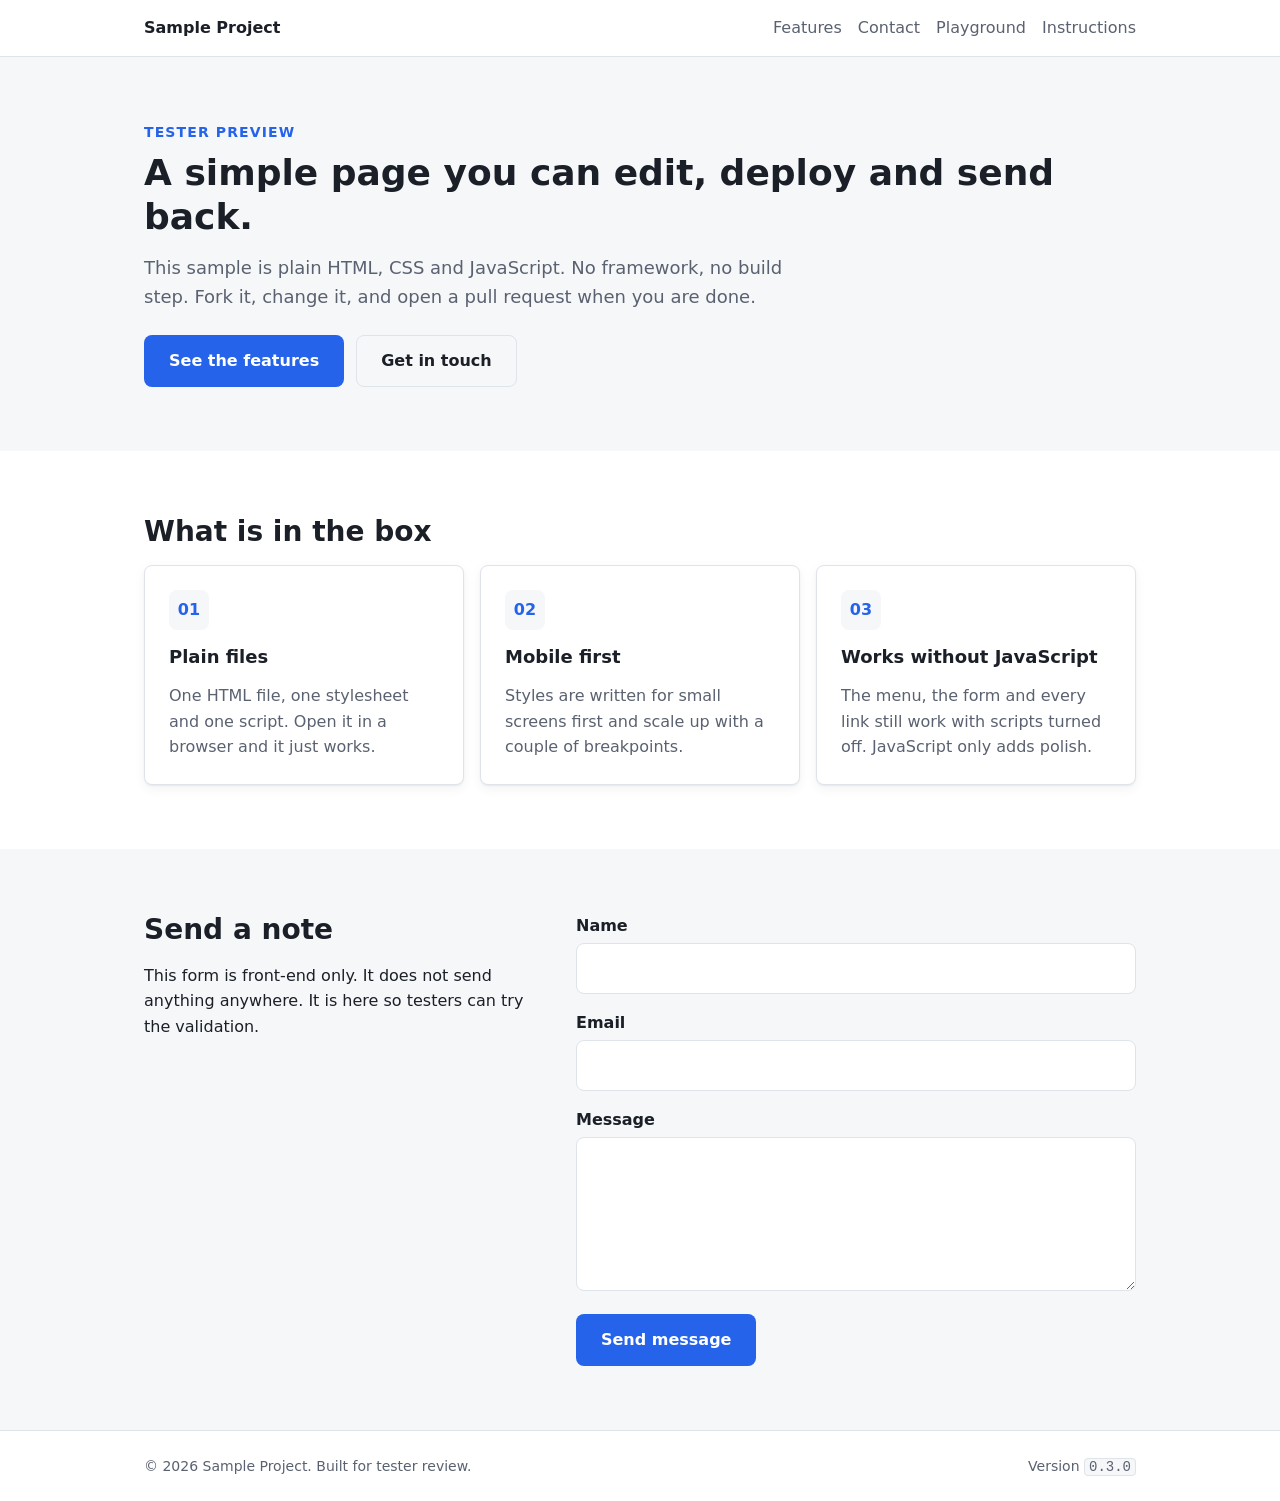
<file: index.html>
<!DOCTYPE html>
<html lang="en" data-version="0.3.0">
<head>
  <meta charset="UTF-8">
  <meta name="viewport" content="width=device-width, initial-scale=1">
  <title>Sample Project</title>
  <meta name="description" content="A plain HTML, CSS and JavaScript sample page for tester review.">
  <link rel="icon" href="data:image/svg+xml,%3Csvg xmlns='http://www.w3.org/2000/svg' viewBox='0 0 32 32'%3E%3Crect width='32' height='32' rx='6' fill='%232563eb'/%3E%3Ctext x='16' y='22' font-family='sans-serif' font-size='18' font-weight='700' text-anchor='middle' fill='white'%3ES%3C/text%3E%3C/svg%3E">
  <link rel="stylesheet" href="assets/css/styles.css">
</head>
<body>
  <a class="skip-link" href="#main">Skip to main content</a>

  <header class="site-header">
    <div class="container site-header__inner">
      <a class="brand" href="#top" aria-label="Sample Project home">Sample Project</a>
      <button class="nav-toggle" type="button" aria-expanded="false" aria-controls="site-nav" hidden>
        <span class="nav-toggle__bar" aria-hidden="true"></span>
        <span class="visually-hidden">Menu</span>
      </button>
      <nav id="site-nav" class="site-nav" aria-label="Primary">
        <ul>
          <li><a href="#features">Features</a></li>
          <li><a href="#contact">Contact</a></li>
          <li><a href="/playground">Playground</a></li>
          <li><a href="/instructions">Instructions</a></li>
        </ul>
      </nav>
    </div>
  </header>

  <main id="main">
    <section class="hero" id="top">
      <div class="container">
        <p class="eyebrow">Tester preview</p>
        <h1>A simple page you can edit, deploy and send back.</h1>
        <p class="lead">This sample is plain HTML, CSS and JavaScript. No framework, no build step. Fork it, change it, and open a pull request when you are done.</p>
        <div class="hero__actions">
          <a class="button button--primary" href="#features">See the features</a>
          <a class="button button--ghost" href="#contact">Get in touch</a>
        </div>
      </div>
    </section>

    <section class="features" id="features" aria-labelledby="features-heading">
      <div class="container">
        <h2 id="features-heading">What is in the box</h2>
        <div class="card-grid">
          <article class="card">
            <div class="card__icon" aria-hidden="true">01</div>
            <h3>Plain files</h3>
            <p>One HTML file, one stylesheet and one script. Open it in a browser and it just works.</p>
          </article>
          <article class="card">
            <div class="card__icon" aria-hidden="true">02</div>
            <h3>Mobile first</h3>
            <p>Styles are written for small screens first and scale up with a couple of breakpoints.</p>
          </article>
          <article class="card">
            <div class="card__icon" aria-hidden="true">03</div>
            <h3>Works without JavaScript</h3>
            <p>The menu, the form and every link still work with scripts turned off. JavaScript only adds polish.</p>
          </article>
        </div>
      </div>
    </section>

    <section class="contact" id="contact" aria-labelledby="contact-heading">
      <div class="container contact__inner">
        <div class="contact__intro">
          <h2 id="contact-heading">Send a note</h2>
          <p>This form is front-end only. It does not send anything anywhere. It is here so testers can try the validation.</p>
        </div>
        <form class="form" action="#contact" method="get" novalidate>
          <div class="form__field">
            <label for="name">Name</label>
            <input id="name" name="name" type="text" autocomplete="name" required>
            <p class="form__error" id="name-error" aria-live="polite"></p>
          </div>
          <div class="form__field">
            <label for="email">Email</label>
            <input id="email" name="email" type="email" autocomplete="email" required>
            <p class="form__error" id="email-error" aria-live="polite"></p>
          </div>
          <div class="form__field">
            <label for="message">Message</label>
            <textarea id="message" name="message" rows="5" required></textarea>
            <p class="form__error" id="message-error" aria-live="polite"></p>
          </div>
          <button class="button button--primary" type="submit">Send message</button>
          <p class="form__status" role="status" aria-live="polite"></p>
        </form>
      </div>
    </section>
  </main>

  <footer class="site-footer">
    <div class="container site-footer__inner">
      <p>&copy; 2026 Sample Project. Built for tester review.</p>
      <p class="version">Version <span class="version__number">0.3.0</span></p>
    </div>
  </footer>

  <script src="assets/js/main.js" defer></script>
</body>
</html>
</file>
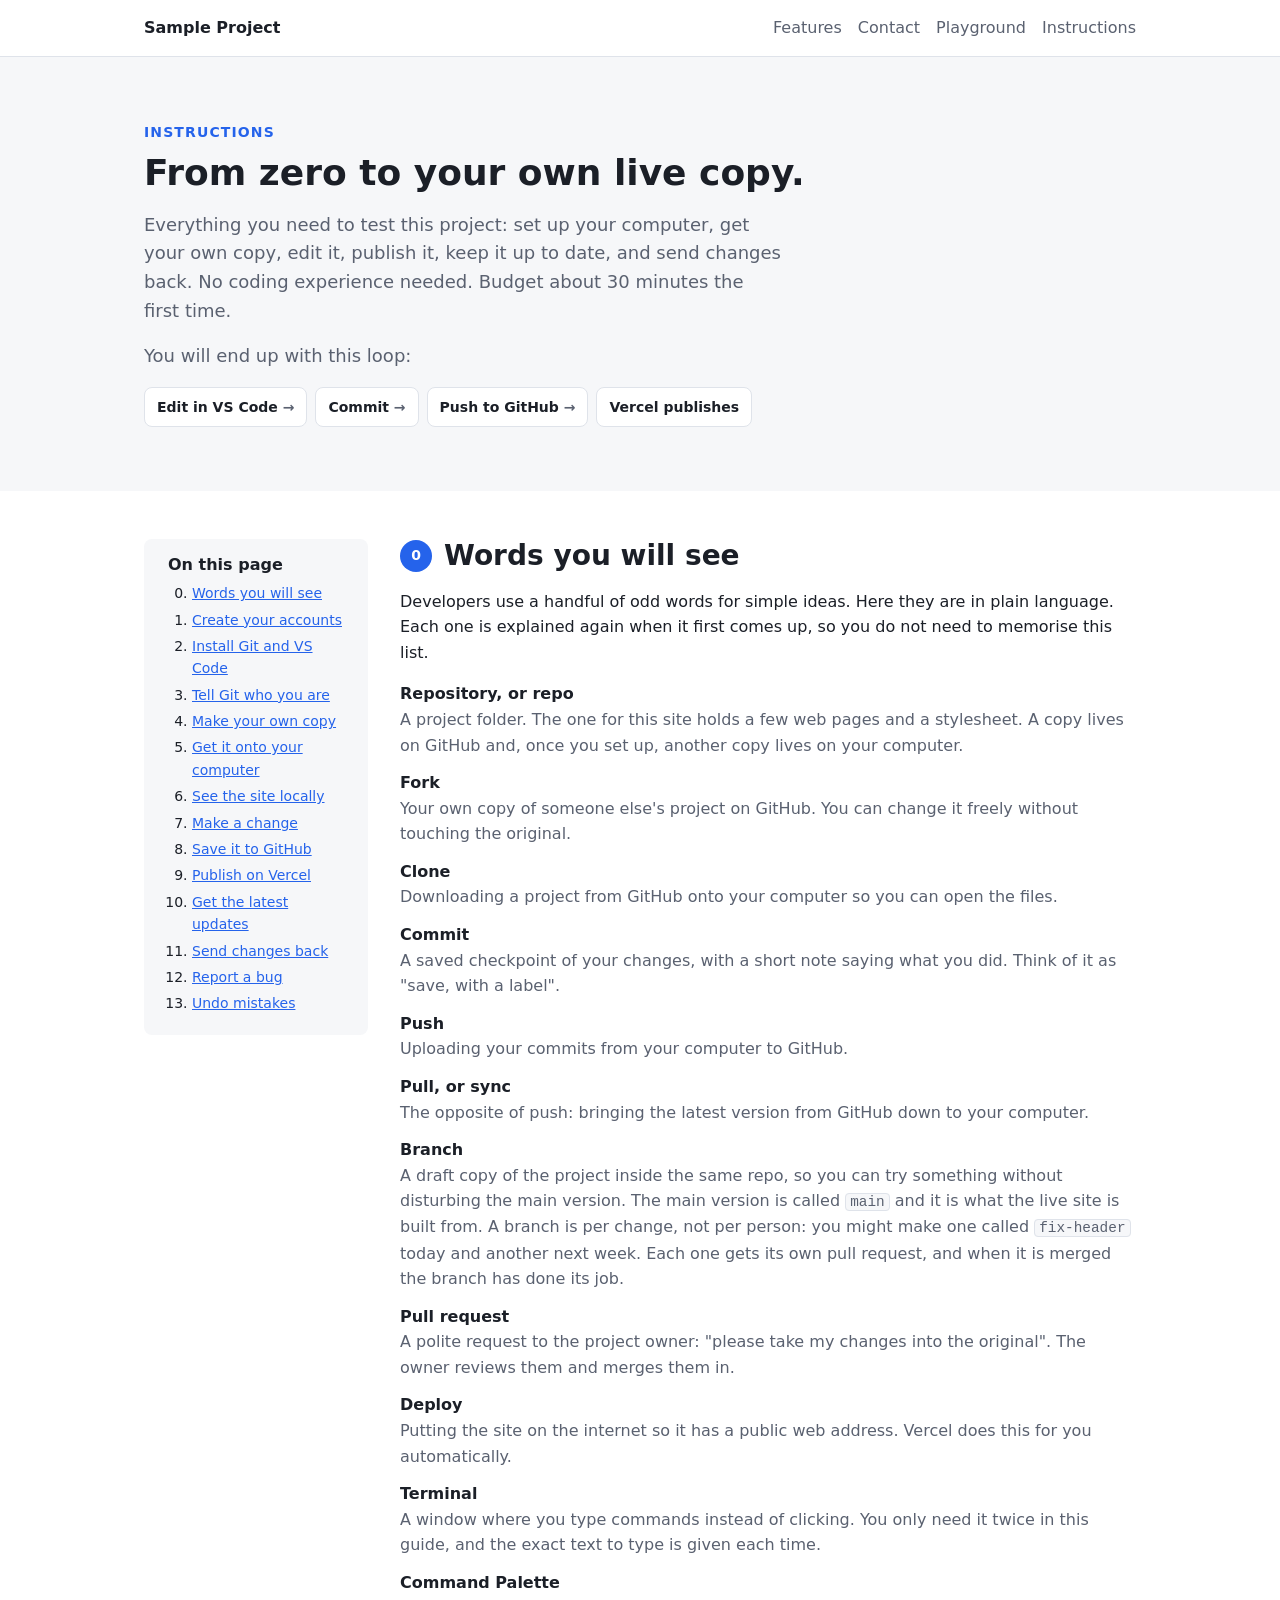
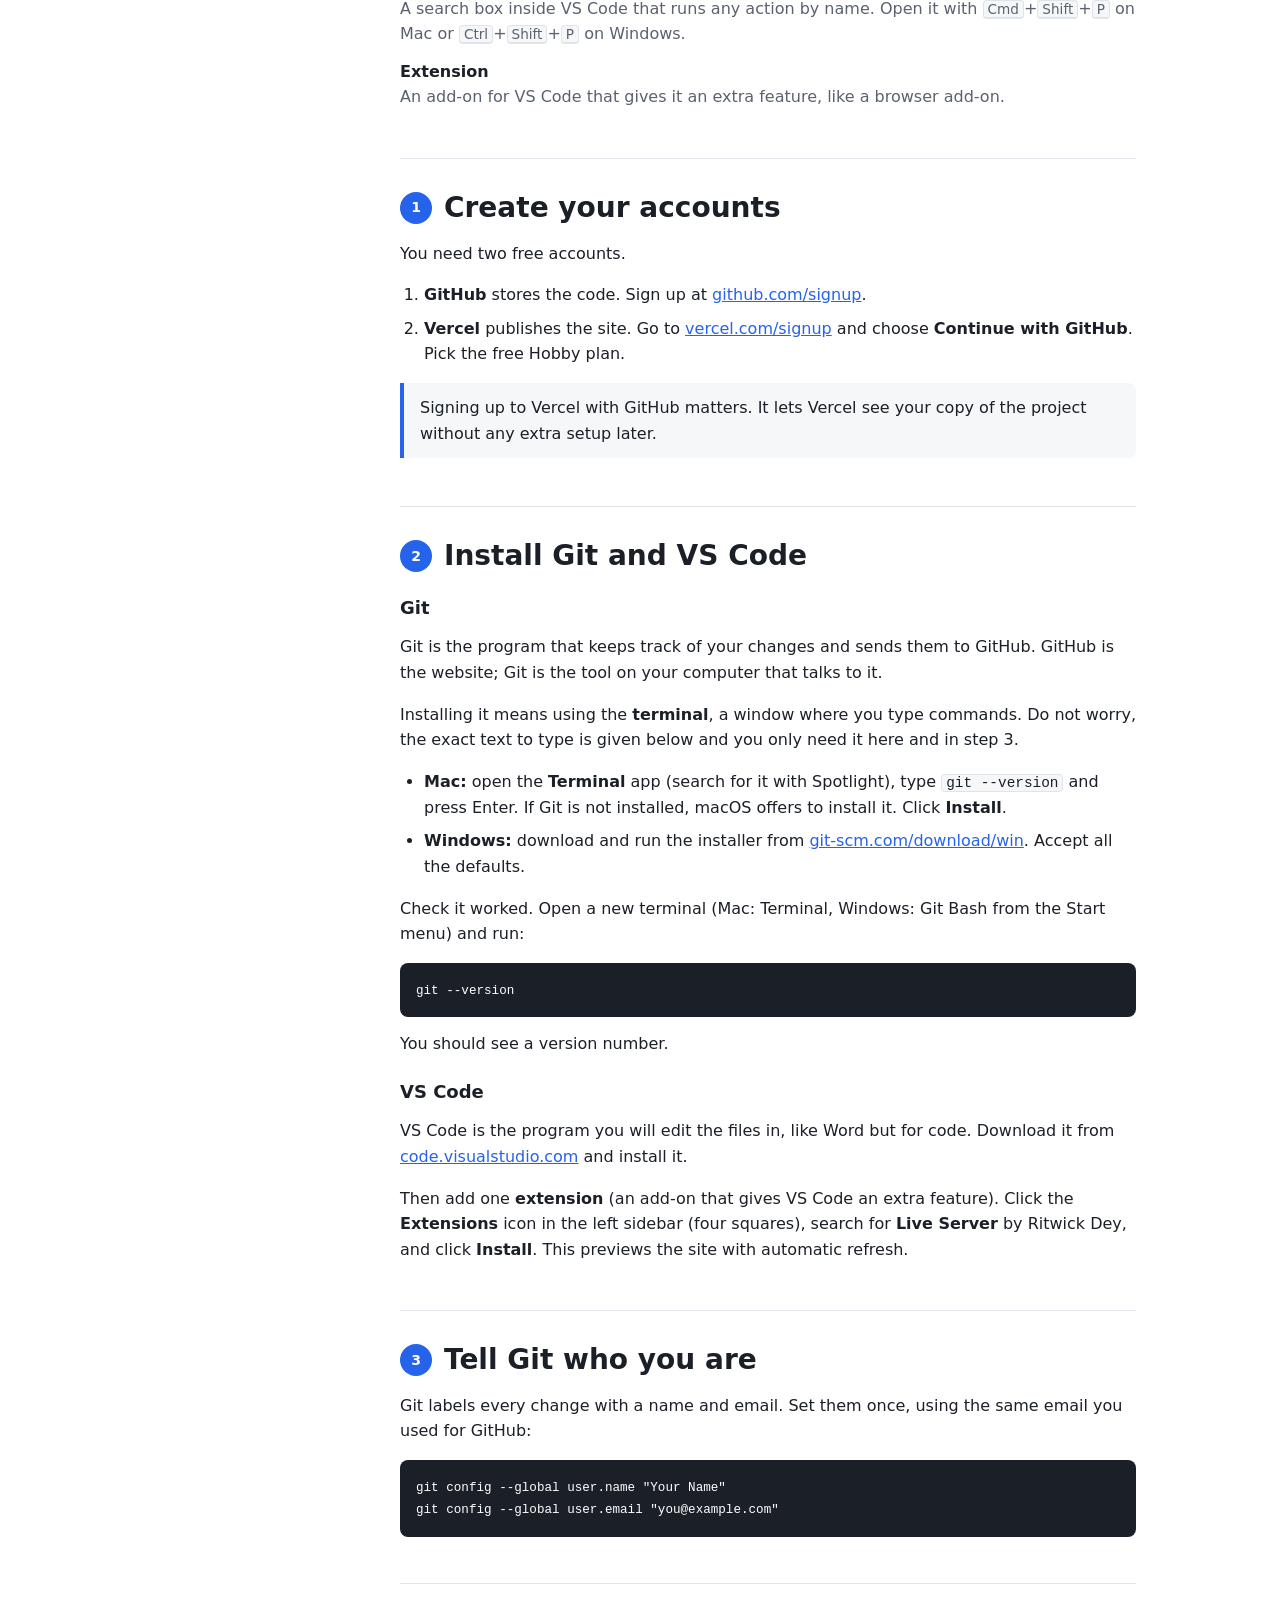
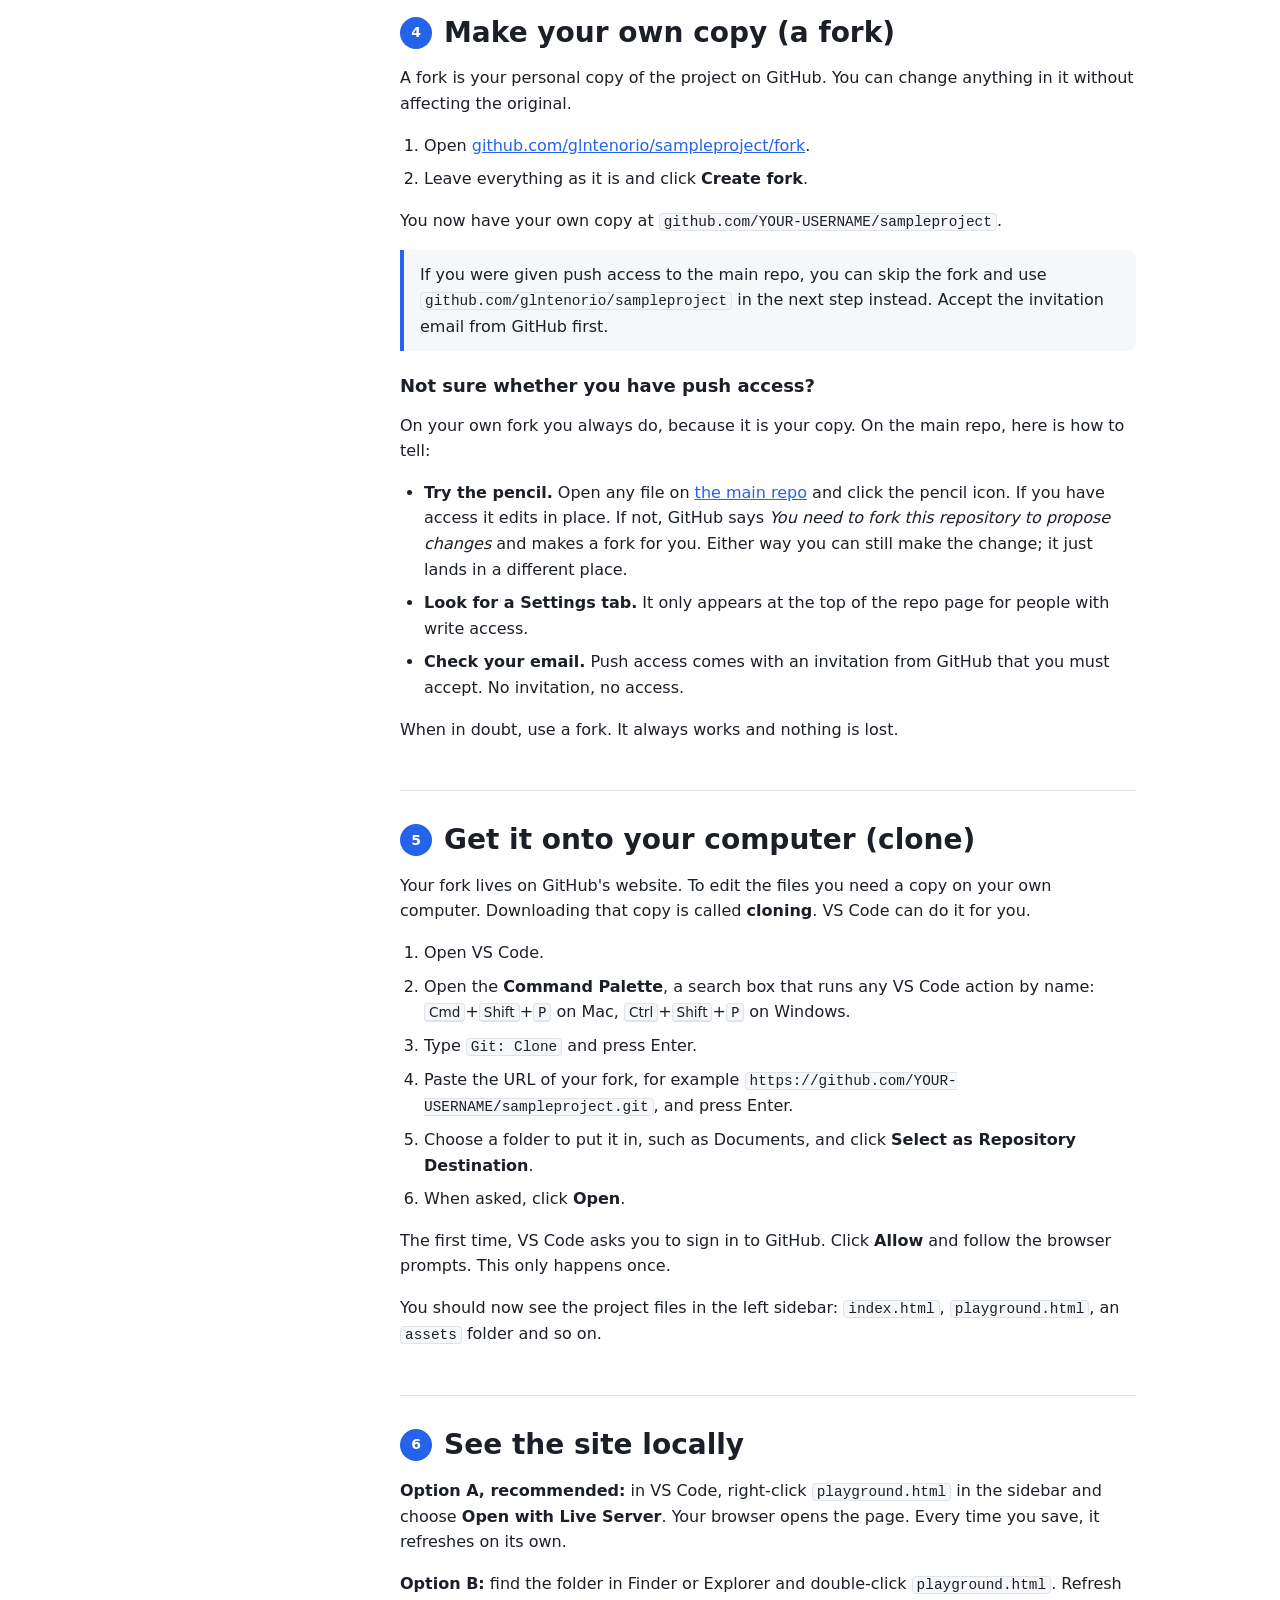
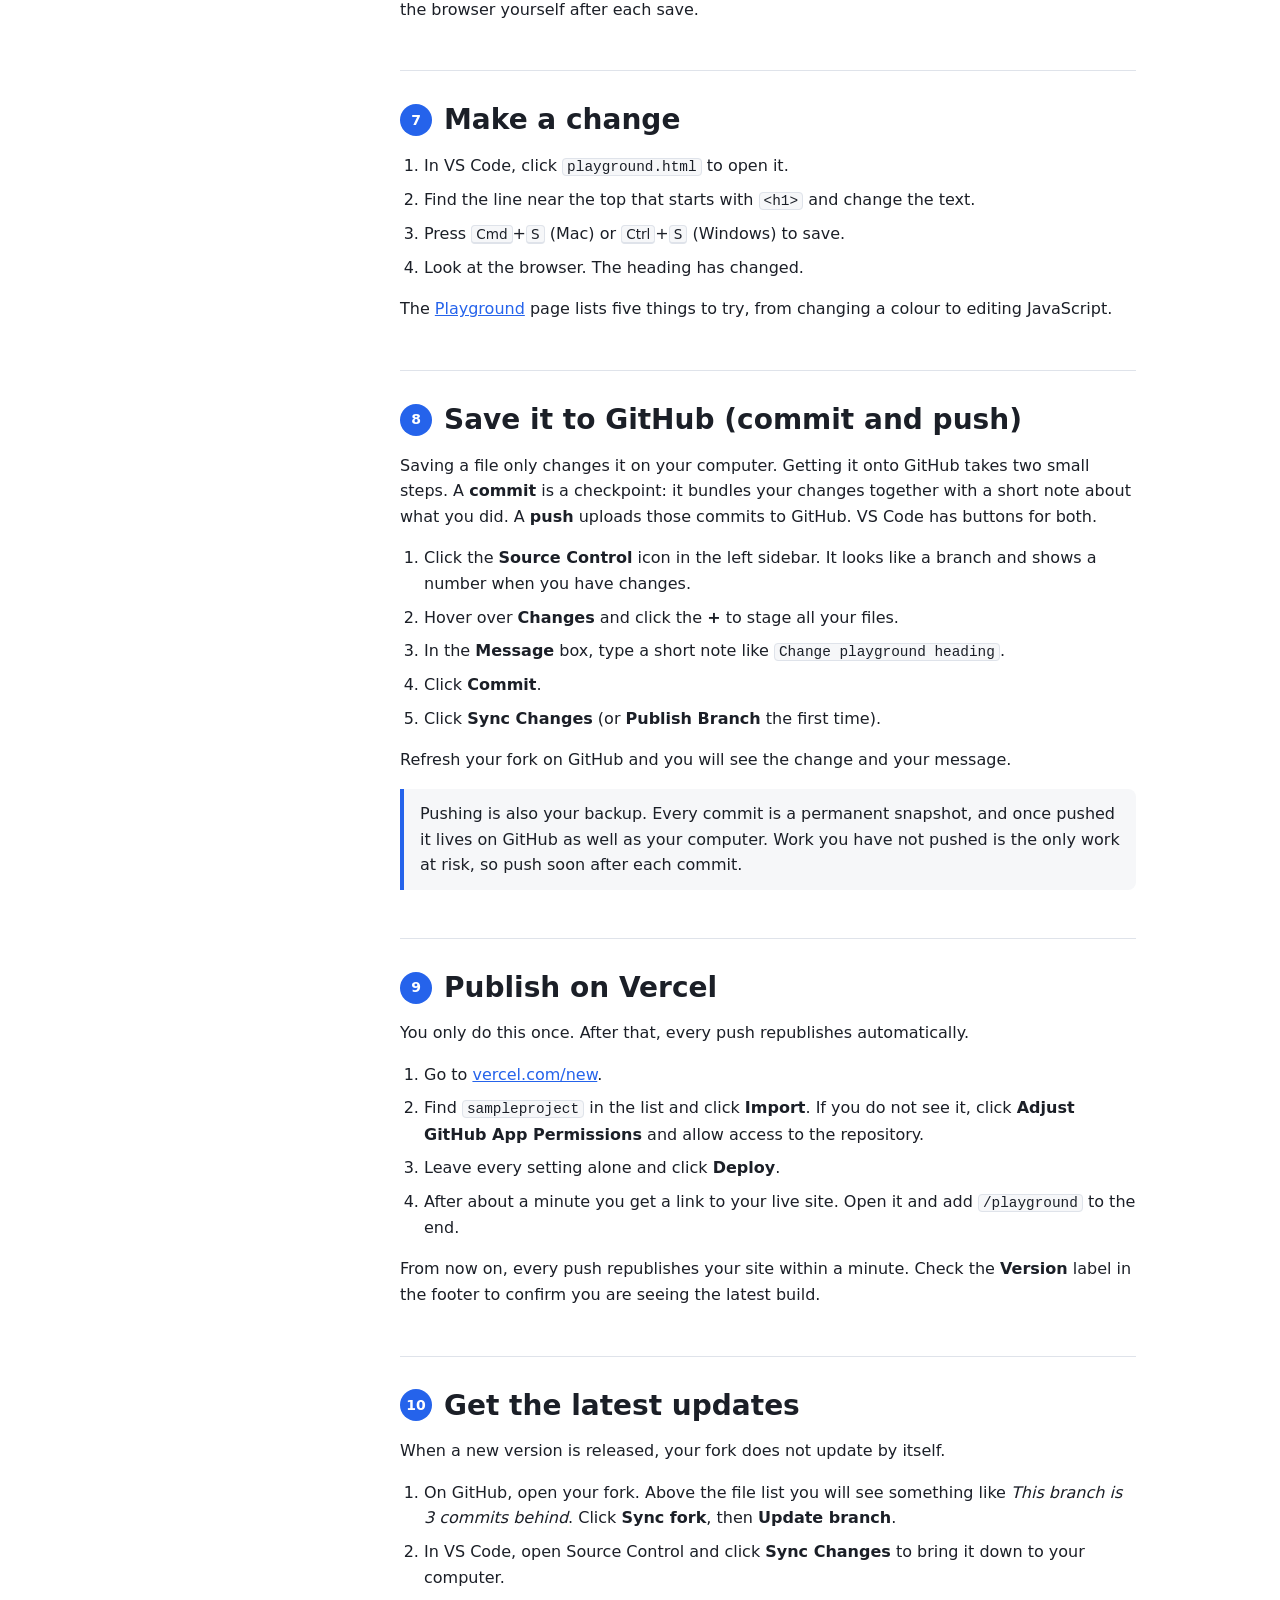
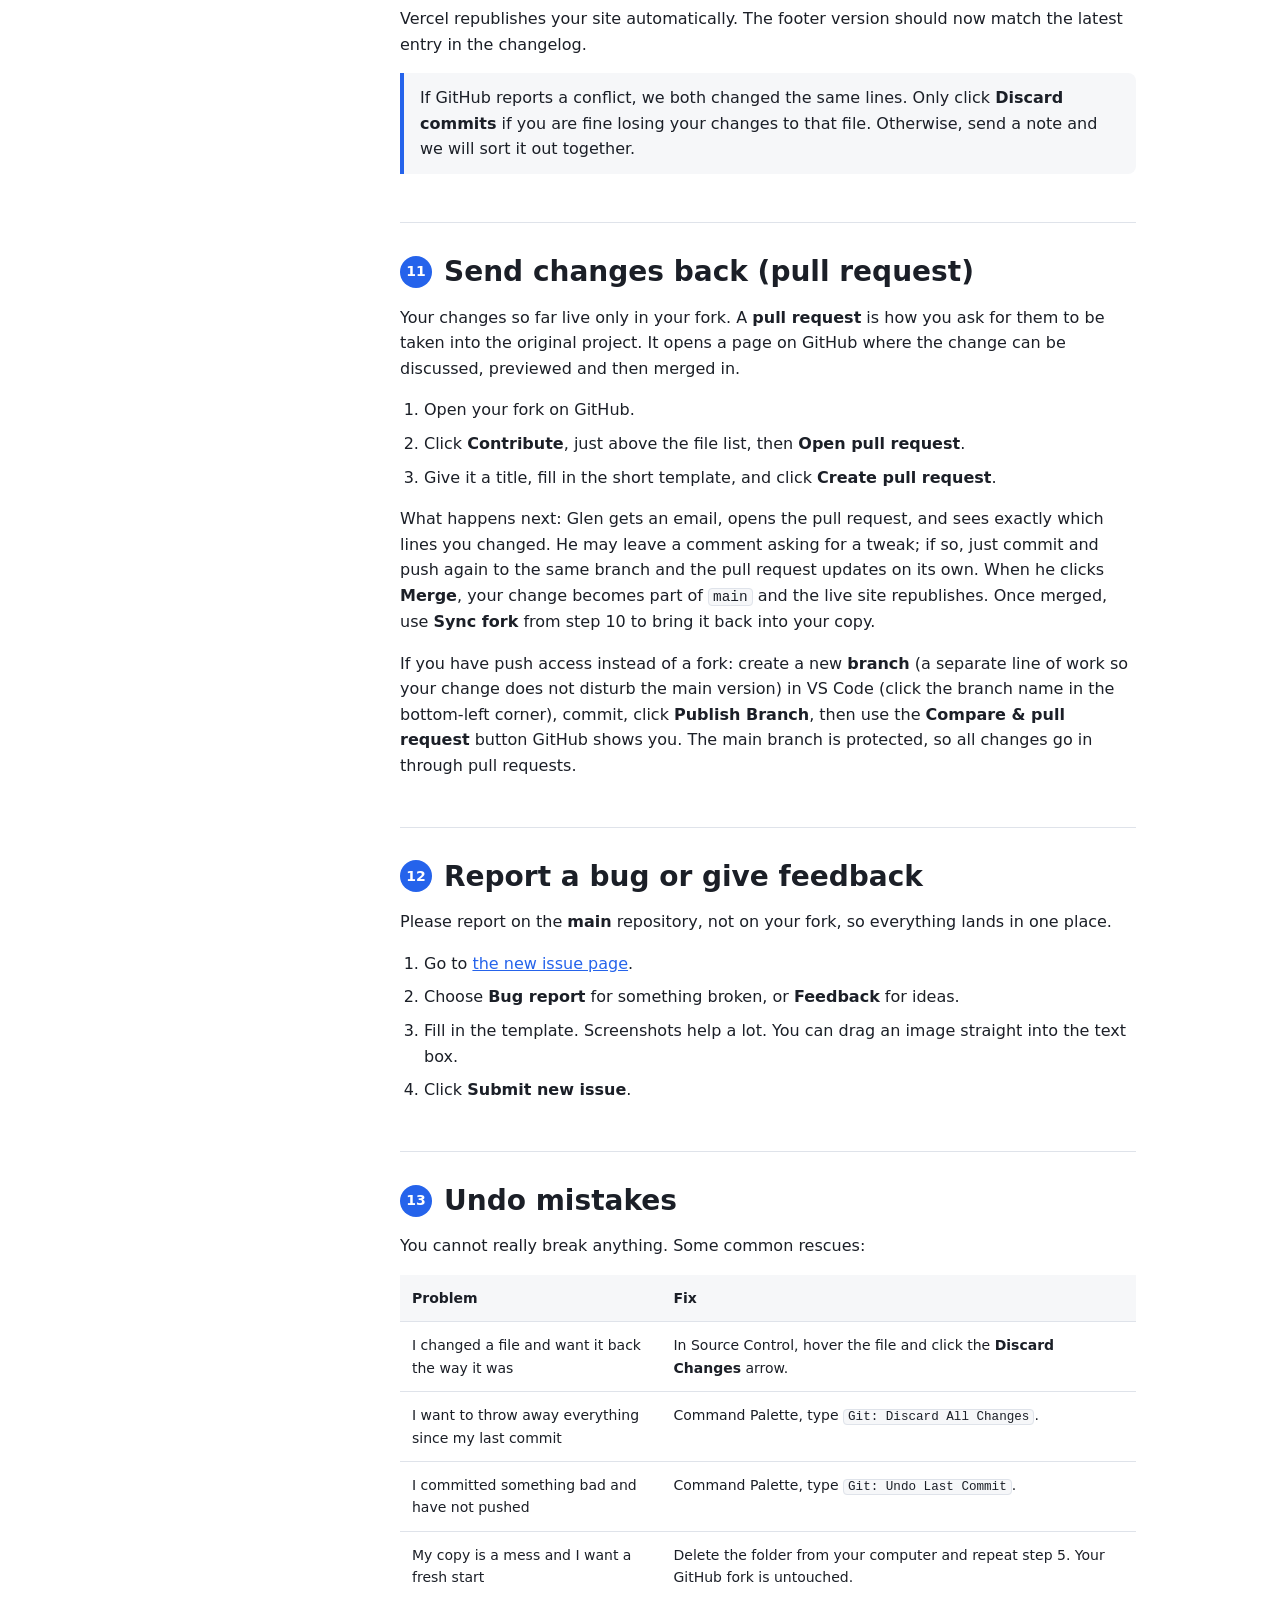
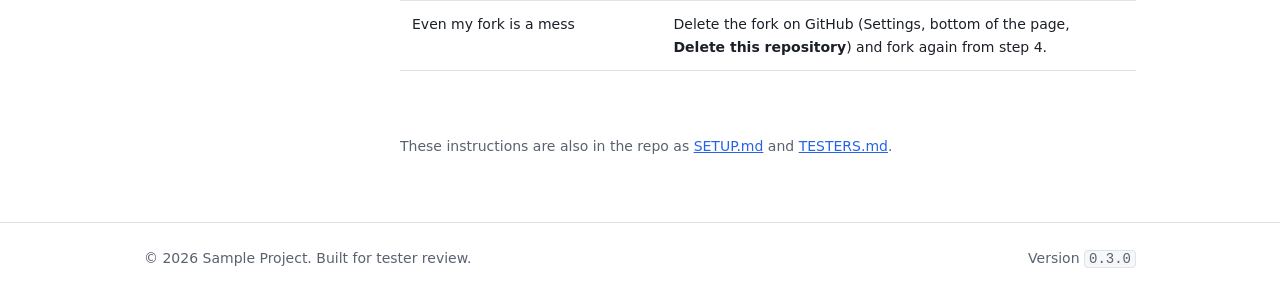
<file: instructions.html>
<!DOCTYPE html>
<html lang="en" data-version="0.3.0">
<head>
  <meta charset="UTF-8">
  <meta name="viewport" content="width=device-width, initial-scale=1">
  <title>Instructions · Sample Project</title>
  <meta name="description" content="How to set up your computer, get your own copy of the site, edit it, publish it and send changes back.">
  <link rel="icon" href="data:image/svg+xml,%3Csvg xmlns='http://www.w3.org/2000/svg' viewBox='0 0 32 32'%3E%3Crect width='32' height='32' rx='6' fill='%232563eb'/%3E%3Ctext x='16' y='22' font-family='sans-serif' font-size='18' font-weight='700' text-anchor='middle' fill='white'%3ES%3C/text%3E%3C/svg%3E">
  <link rel="stylesheet" href="assets/css/styles.css">
</head>
<body>
  <a class="skip-link" href="#main">Skip to main content</a>

  <header class="site-header">
    <div class="container site-header__inner">
      <a class="brand" href="/" aria-label="Sample Project home">Sample Project</a>
      <button class="nav-toggle" type="button" aria-expanded="false" aria-controls="site-nav" hidden>
        <span class="nav-toggle__bar" aria-hidden="true"></span>
        <span class="visually-hidden">Menu</span>
      </button>
      <nav id="site-nav" class="site-nav" aria-label="Primary">
        <ul>
          <li><a href="/#features">Features</a></li>
          <li><a href="/#contact">Contact</a></li>
          <li><a href="/playground">Playground</a></li>
          <li><a href="/instructions" aria-current="page">Instructions</a></li>
        </ul>
      </nav>
    </div>
  </header>

  <main id="main">
    <section class="hero">
      <div class="container">
        <p class="eyebrow">Instructions</p>
        <h1>From zero to your own live copy.</h1>
        <p class="lead">Everything you need to test this project: set up your computer, get your own copy, edit it, publish it, keep it up to date, and send changes back. No coding experience needed. Budget about 30 minutes the first time.</p>
        <p class="lead">You will end up with this loop:</p>
        <p class="loop" aria-label="Workflow"><span>Edit in VS Code</span><span>Commit</span><span>Push to GitHub</span><span>Vercel publishes</span></p>
      </div>
    </section>

    <div class="container docs">
      <nav class="docs__toc" aria-label="On this page">
        <h2>On this page</h2>
        <ol start="0">
          <li><a href="#words">Words you will see</a></li>
          <li><a href="#accounts">Create your accounts</a></li>
          <li><a href="#install">Install Git and VS Code</a></li>
          <li><a href="#identity">Tell Git who you are</a></li>
          <li><a href="#fork">Make your own copy</a></li>
          <li><a href="#clone">Get it onto your computer</a></li>
          <li><a href="#preview">See the site locally</a></li>
          <li><a href="#edit">Make a change</a></li>
          <li><a href="#push">Save it to GitHub</a></li>
          <li><a href="#vercel">Publish on Vercel</a></li>
          <li><a href="#sync">Get the latest updates</a></li>
          <li><a href="#pr">Send changes back</a></li>
          <li><a href="#bugs">Report a bug</a></li>
          <li><a href="#undo">Undo mistakes</a></li>
        </ol>
      </nav>

      <div class="docs__body">
        <section id="words" class="docs__section">
          <h2><span class="docs__num">0</span>Words you will see</h2>
          <p>Developers use a handful of odd words for simple ideas. Here they are in plain language. Each one is explained again when it first comes up, so you do not need to memorise this list.</p>
          <dl class="docs__glossary">
            <dt>Repository, or repo</dt><dd>A project folder. The one for this site holds a few web pages and a stylesheet. A copy lives on GitHub and, once you set up, another copy lives on your computer.</dd>
            <dt>Fork</dt><dd>Your own copy of someone else's project on GitHub. You can change it freely without touching the original.</dd>
            <dt>Clone</dt><dd>Downloading a project from GitHub onto your computer so you can open the files.</dd>
            <dt>Commit</dt><dd>A saved checkpoint of your changes, with a short note saying what you did. Think of it as "save, with a label".</dd>
            <dt>Push</dt><dd>Uploading your commits from your computer to GitHub.</dd>
            <dt>Pull, or sync</dt><dd>The opposite of push: bringing the latest version from GitHub down to your computer.</dd>
            <dt>Branch</dt><dd>A draft copy of the project inside the same repo, so you can try something without disturbing the main version. The main version is called <code>main</code> and it is what the live site is built from. A branch is per change, not per person: you might make one called <code>fix-header</code> today and another next week. Each one gets its own pull request, and when it is merged the branch has done its job.</dd>
            <dt>Pull request</dt><dd>A polite request to the project owner: "please take my changes into the original". The owner reviews them and merges them in.</dd>
            <dt>Deploy</dt><dd>Putting the site on the internet so it has a public web address. Vercel does this for you automatically.</dd>
            <dt>Terminal</dt><dd>A window where you type commands instead of clicking. You only need it twice in this guide, and the exact text to type is given each time.</dd>
            <dt>Command Palette</dt><dd>A search box inside VS Code that runs any action by name. Open it with <kbd>Cmd</kbd>+<kbd>Shift</kbd>+<kbd>P</kbd> on Mac or <kbd>Ctrl</kbd>+<kbd>Shift</kbd>+<kbd>P</kbd> on Windows.</dd>
            <dt>Extension</dt><dd>An add-on for VS Code that gives it an extra feature, like a browser add-on.</dd>
          </dl>
        </section>

        <section id="accounts" class="docs__section">
          <h2><span class="docs__num">1</span>Create your accounts</h2>
          <p>You need two free accounts.</p>
          <ol>
            <li><strong>GitHub</strong> stores the code. Sign up at <a href="https://github.com/signup">github.com/signup</a>.</li>
            <li><strong>Vercel</strong> publishes the site. Go to <a href="https://vercel.com/signup">vercel.com/signup</a> and choose <strong>Continue with GitHub</strong>. Pick the free Hobby plan.</li>
          </ol>
          <p class="callout">Signing up to Vercel with GitHub matters. It lets Vercel see your copy of the project without any extra setup later.</p>
        </section>

        <section id="install" class="docs__section">
          <h2><span class="docs__num">2</span>Install Git and VS Code</h2>
          <h3>Git</h3>
          <p>Git is the program that keeps track of your changes and sends them to GitHub. GitHub is the website; Git is the tool on your computer that talks to it.</p>
          <p>Installing it means using the <strong>terminal</strong>, a window where you type commands. Do not worry, the exact text to type is given below and you only need it here and in step 3.</p>
          <ul>
            <li><strong>Mac:</strong> open the <strong>Terminal</strong> app (search for it with Spotlight), type <code>git --version</code> and press Enter. If Git is not installed, macOS offers to install it. Click <strong>Install</strong>.</li>
            <li><strong>Windows:</strong> download and run the installer from <a href="https://git-scm.com/download/win">git-scm.com/download/win</a>. Accept all the defaults.</li>
          </ul>
          <p>Check it worked. Open a new terminal (Mac: Terminal, Windows: Git Bash from the Start menu) and run:</p>
          <pre><code>git --version</code></pre>
          <p>You should see a version number.</p>
          <h3>VS Code</h3>
          <p>VS Code is the program you will edit the files in, like Word but for code. Download it from <a href="https://code.visualstudio.com/">code.visualstudio.com</a> and install it.</p>
          <p>Then add one <strong>extension</strong> (an add-on that gives VS Code an extra feature). Click the <strong>Extensions</strong> icon in the left sidebar (four squares), search for <strong>Live Server</strong> by Ritwick Dey, and click <strong>Install</strong>. This previews the site with automatic refresh.</p>
        </section>

        <section id="identity" class="docs__section">
          <h2><span class="docs__num">3</span>Tell Git who you are</h2>
          <p>Git labels every change with a name and email. Set them once, using the same email you used for GitHub:</p>
          <pre><code>git config --global user.name "Your Name"
git config --global user.email "you@example.com"</code></pre>
        </section>

        <section id="fork" class="docs__section">
          <h2><span class="docs__num">4</span>Make your own copy (a fork)</h2>
          <p>A fork is your personal copy of the project on GitHub. You can change anything in it without affecting the original.</p>
          <ol>
            <li>Open <a href="https://github.com/glntenorio/sampleproject/fork">github.com/glntenorio/sampleproject/fork</a>.</li>
            <li>Leave everything as it is and click <strong>Create fork</strong>.</li>
          </ol>
          <p>You now have your own copy at <code>github.com/YOUR-USERNAME/sampleproject</code>.</p>
          <p class="callout">If you were given push access to the main repo, you can skip the fork and use <code>github.com/glntenorio/sampleproject</code> in the next step instead. Accept the invitation email from GitHub first.</p>
          <h3>Not sure whether you have push access?</h3>
          <p>On your own fork you always do, because it is your copy. On the main repo, here is how to tell:</p>
          <ul>
            <li><strong>Try the pencil.</strong> Open any file on <a href="https://github.com/glntenorio/sampleproject">the main repo</a> and click the pencil icon. If you have access it edits in place. If not, GitHub says <em>You need to fork this repository to propose changes</em> and makes a fork for you. Either way you can still make the change; it just lands in a different place.</li>
            <li><strong>Look for a Settings tab.</strong> It only appears at the top of the repo page for people with write access.</li>
            <li><strong>Check your email.</strong> Push access comes with an invitation from GitHub that you must accept. No invitation, no access.</li>
          </ul>
          <p>When in doubt, use a fork. It always works and nothing is lost.</p>
        </section>

        <section id="clone" class="docs__section">
          <h2><span class="docs__num">5</span>Get it onto your computer (clone)</h2>
          <p>Your fork lives on GitHub's website. To edit the files you need a copy on your own computer. Downloading that copy is called <strong>cloning</strong>. VS Code can do it for you.</p>
          <ol>
            <li>Open VS Code.</li>
            <li>Open the <strong>Command Palette</strong>, a search box that runs any VS Code action by name: <kbd>Cmd</kbd>+<kbd>Shift</kbd>+<kbd>P</kbd> on Mac, <kbd>Ctrl</kbd>+<kbd>Shift</kbd>+<kbd>P</kbd> on Windows.</li>
            <li>Type <code>Git: Clone</code> and press Enter.</li>
            <li>Paste the URL of your fork, for example <code>https://github.com/YOUR-USERNAME/sampleproject.git</code>, and press Enter.</li>
            <li>Choose a folder to put it in, such as Documents, and click <strong>Select as Repository Destination</strong>.</li>
            <li>When asked, click <strong>Open</strong>.</li>
          </ol>
          <p>The first time, VS Code asks you to sign in to GitHub. Click <strong>Allow</strong> and follow the browser prompts. This only happens once.</p>
          <p>You should now see the project files in the left sidebar: <code>index.html</code>, <code>playground.html</code>, an <code>assets</code> folder and so on.</p>
        </section>

        <section id="preview" class="docs__section">
          <h2><span class="docs__num">6</span>See the site locally</h2>
          <p><strong>Option A, recommended:</strong> in VS Code, right-click <code>playground.html</code> in the sidebar and choose <strong>Open with Live Server</strong>. Your browser opens the page. Every time you save, it refreshes on its own.</p>
          <p><strong>Option B:</strong> find the folder in Finder or Explorer and double-click <code>playground.html</code>. Refresh the browser yourself after each save.</p>
        </section>

        <section id="edit" class="docs__section">
          <h2><span class="docs__num">7</span>Make a change</h2>
          <ol>
            <li>In VS Code, click <code>playground.html</code> to open it.</li>
            <li>Find the line near the top that starts with <code>&lt;h1&gt;</code> and change the text.</li>
            <li>Press <kbd>Cmd</kbd>+<kbd>S</kbd> (Mac) or <kbd>Ctrl</kbd>+<kbd>S</kbd> (Windows) to save.</li>
            <li>Look at the browser. The heading has changed.</li>
          </ol>
          <p>The <a href="/playground">Playground</a> page lists five things to try, from changing a colour to editing JavaScript.</p>
        </section>

        <section id="push" class="docs__section">
          <h2><span class="docs__num">8</span>Save it to GitHub (commit and push)</h2>
          <p>Saving a file only changes it on your computer. Getting it onto GitHub takes two small steps. A <strong>commit</strong> is a checkpoint: it bundles your changes together with a short note about what you did. A <strong>push</strong> uploads those commits to GitHub. VS Code has buttons for both.</p>
          <ol>
            <li>Click the <strong>Source Control</strong> icon in the left sidebar. It looks like a branch and shows a number when you have changes.</li>
            <li>Hover over <strong>Changes</strong> and click the <strong>+</strong> to stage all your files.</li>
            <li>In the <strong>Message</strong> box, type a short note like <code>Change playground heading</code>.</li>
            <li>Click <strong>Commit</strong>.</li>
            <li>Click <strong>Sync Changes</strong> (or <strong>Publish Branch</strong> the first time).</li>
          </ol>
          <p>Refresh your fork on GitHub and you will see the change and your message.</p>
          <p class="callout">Pushing is also your backup. Every commit is a permanent snapshot, and once pushed it lives on GitHub as well as your computer. Work you have not pushed is the only work at risk, so push soon after each commit.</p>
        </section>

        <section id="vercel" class="docs__section">
          <h2><span class="docs__num">9</span>Publish on Vercel</h2>
          <p>You only do this once. After that, every push republishes automatically.</p>
          <ol>
            <li>Go to <a href="https://vercel.com/new">vercel.com/new</a>.</li>
            <li>Find <code>sampleproject</code> in the list and click <strong>Import</strong>. If you do not see it, click <strong>Adjust GitHub App Permissions</strong> and allow access to the repository.</li>
            <li>Leave every setting alone and click <strong>Deploy</strong>.</li>
            <li>After about a minute you get a link to your live site. Open it and add <code>/playground</code> to the end.</li>
          </ol>
          <p>From now on, every push republishes your site within a minute. Check the <strong>Version</strong> label in the footer to confirm you are seeing the latest build.</p>
        </section>

        <section id="sync" class="docs__section">
          <h2><span class="docs__num">10</span>Get the latest updates</h2>
          <p>When a new version is released, your fork does not update by itself.</p>
          <ol>
            <li>On GitHub, open your fork. Above the file list you will see something like <em>This branch is 3 commits behind</em>. Click <strong>Sync fork</strong>, then <strong>Update branch</strong>.</li>
            <li>In VS Code, open Source Control and click <strong>Sync Changes</strong> to bring it down to your computer.</li>
          </ol>
          <p>Vercel republishes your site automatically. The footer version should now match the latest entry in the changelog.</p>
          <p class="callout">If GitHub reports a conflict, we both changed the same lines. Only click <strong>Discard commits</strong> if you are fine losing your changes to that file. Otherwise, send a note and we will sort it out together.</p>
        </section>

        <section id="pr" class="docs__section">
          <h2><span class="docs__num">11</span>Send changes back (pull request)</h2>
          <p>Your changes so far live only in your fork. A <strong>pull request</strong> is how you ask for them to be taken into the original project. It opens a page on GitHub where the change can be discussed, previewed and then merged in.</p>
          <ol>
            <li>Open your fork on GitHub.</li>
            <li>Click <strong>Contribute</strong>, just above the file list, then <strong>Open pull request</strong>.</li>
            <li>Give it a title, fill in the short template, and click <strong>Create pull request</strong>.</li>
          </ol>
          <p>What happens next: Glen gets an email, opens the pull request, and sees exactly which lines you changed. He may leave a comment asking for a tweak; if so, just commit and push again to the same branch and the pull request updates on its own. When he clicks <strong>Merge</strong>, your change becomes part of <code>main</code> and the live site republishes. Once merged, use <strong>Sync fork</strong> from step 10 to bring it back into your copy.</p>
          <p>If you have push access instead of a fork: create a new <strong>branch</strong> (a separate line of work so your change does not disturb the main version) in VS Code (click the branch name in the bottom-left corner), commit, click <strong>Publish Branch</strong>, then use the <strong>Compare &amp; pull request</strong> button GitHub shows you. The main branch is protected, so all changes go in through pull requests.</p>
        </section>

        <section id="bugs" class="docs__section">
          <h2><span class="docs__num">12</span>Report a bug or give feedback</h2>
          <p>Please report on the <strong>main</strong> repository, not on your fork, so everything lands in one place.</p>
          <ol>
            <li>Go to <a href="https://github.com/glntenorio/sampleproject/issues/new/choose">the new issue page</a>.</li>
            <li>Choose <strong>Bug report</strong> for something broken, or <strong>Feedback</strong> for ideas.</li>
            <li>Fill in the template. Screenshots help a lot. You can drag an image straight into the text box.</li>
            <li>Click <strong>Submit new issue</strong>.</li>
          </ol>
        </section>

        <section id="undo" class="docs__section">
          <h2><span class="docs__num">13</span>Undo mistakes</h2>
          <p>You cannot really break anything. Some common rescues:</p>
          <table class="docs__table">
            <thead><tr><th scope="col">Problem</th><th scope="col">Fix</th></tr></thead>
            <tbody>
              <tr><td>I changed a file and want it back the way it was</td><td>In Source Control, hover the file and click the <strong>Discard Changes</strong> arrow.</td></tr>
              <tr><td>I want to throw away everything since my last commit</td><td>Command Palette, type <code>Git: Discard All Changes</code>.</td></tr>
              <tr><td>I committed something bad and have not pushed</td><td>Command Palette, type <code>Git: Undo Last Commit</code>.</td></tr>
              <tr><td>My copy is a mess and I want a fresh start</td><td>Delete the folder from your computer and repeat step 5. Your GitHub fork is untouched.</td></tr>
              <tr><td>Even my fork is a mess</td><td>Delete the fork on GitHub (Settings, bottom of the page, <strong>Delete this repository</strong>) and fork again from step 4.</td></tr>
            </tbody>
          </table>
        </section>


        <p class="docs__footnote">These instructions are also in the repo as <a href="https://github.com/glntenorio/sampleproject/blob/main/SETUP.md">SETUP.md</a> and <a href="https://github.com/glntenorio/sampleproject/blob/main/TESTERS.md">TESTERS.md</a>.</p>
      </div>
    </div>
  </main>

  <footer class="site-footer">
    <div class="container site-footer__inner">
      <p>&copy; 2026 Sample Project. Built for tester review.</p>
      <p class="version">Version <span class="version__number">0.3.0</span></p>
    </div>
  </footer>

  <script src="assets/js/main.js" defer></script>
</body>
</html>
</file>
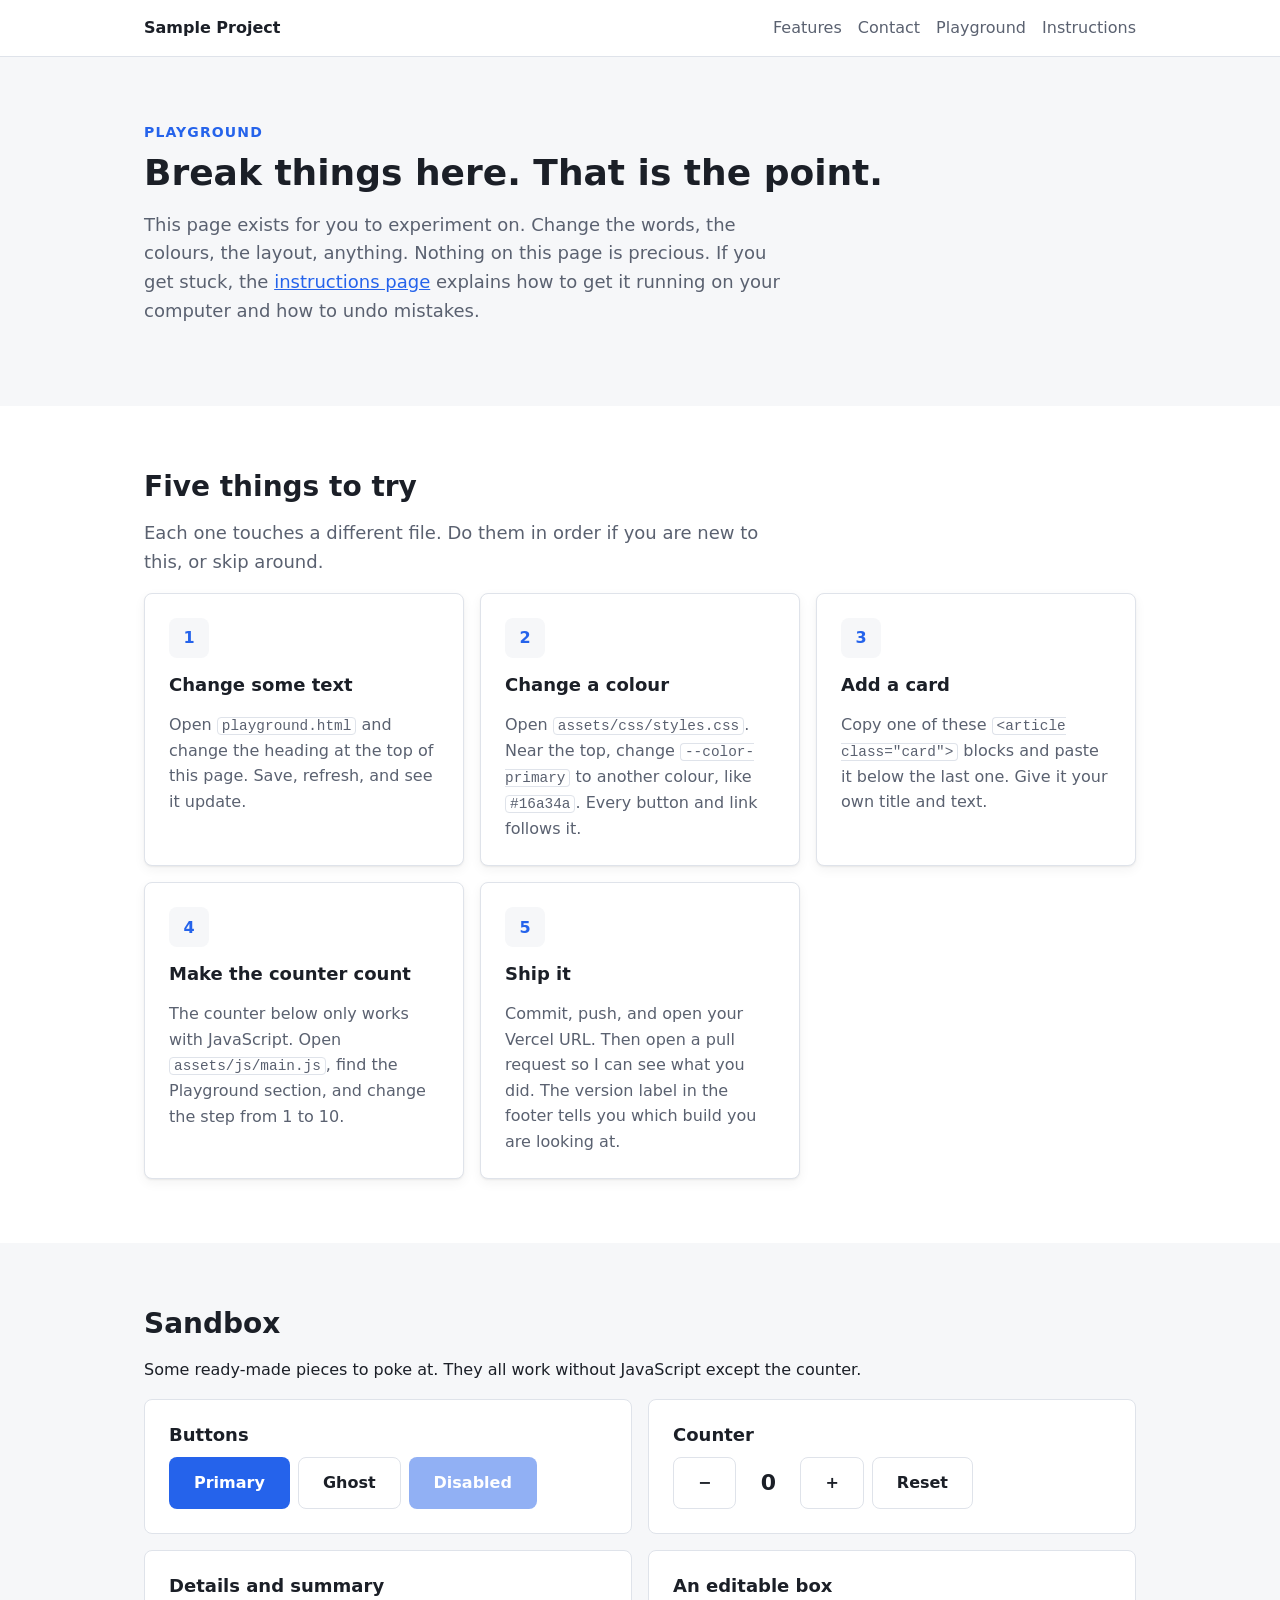
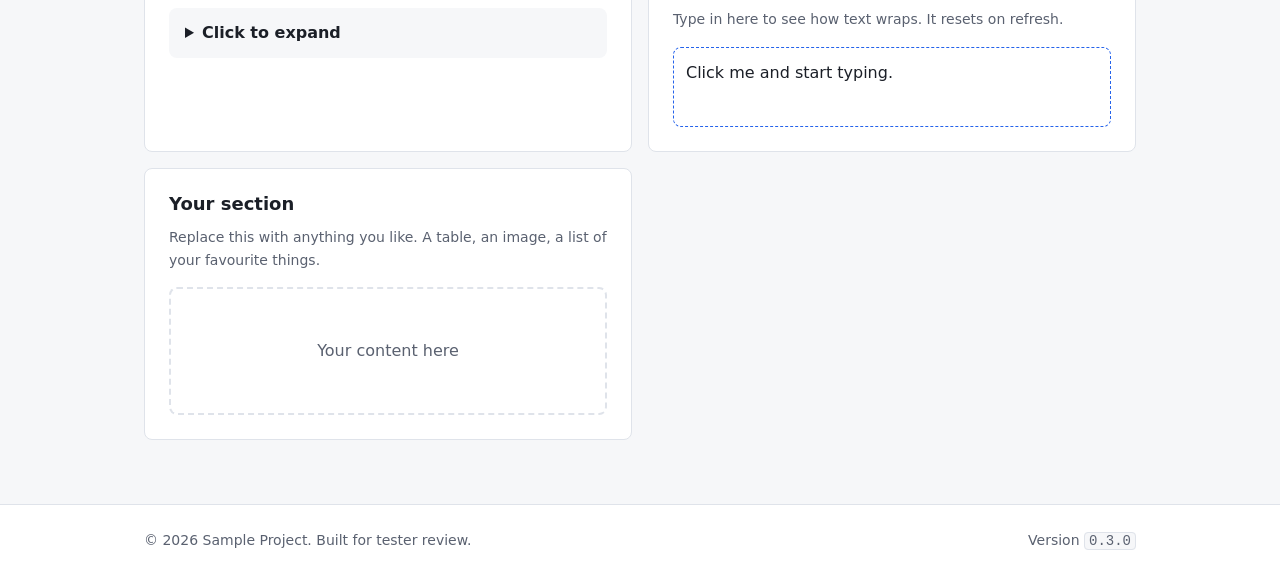
<file: playground.html>
<!DOCTYPE html>
<html lang="en" data-version="0.3.0">
<head>
  <meta charset="UTF-8">
  <meta name="viewport" content="width=device-width, initial-scale=1">
  <title>Playground · Sample Project</title>
  <meta name="description" content="A safe page for testers to experiment with HTML, CSS and JavaScript.">
  <link rel="icon" href="data:image/svg+xml,%3Csvg xmlns='http://www.w3.org/2000/svg' viewBox='0 0 32 32'%3E%3Crect width='32' height='32' rx='6' fill='%232563eb'/%3E%3Ctext x='16' y='22' font-family='sans-serif' font-size='18' font-weight='700' text-anchor='middle' fill='white'%3ES%3C/text%3E%3C/svg%3E">
  <link rel="stylesheet" href="assets/css/styles.css">
</head>
<body>
  <a class="skip-link" href="#main">Skip to main content</a>

  <header class="site-header">
    <div class="container site-header__inner">
      <a class="brand" href="/" aria-label="Sample Project home">Sample Project</a>
      <button class="nav-toggle" type="button" aria-expanded="false" aria-controls="site-nav" hidden>
        <span class="nav-toggle__bar" aria-hidden="true"></span>
        <span class="visually-hidden">Menu</span>
      </button>
      <nav id="site-nav" class="site-nav" aria-label="Primary">
        <ul>
          <li><a href="/#features">Features</a></li>
          <li><a href="/#contact">Contact</a></li>
          <li><a href="/playground" aria-current="page">Playground</a></li>
          <li><a href="/instructions">Instructions</a></li>
        </ul>
      </nav>
    </div>
  </header>

  <main id="main">
    <section class="hero">
      <div class="container">
        <p class="eyebrow">Playground</p>
        <h1>Break things here. That is the point.</h1>
        <p class="lead">This page exists for you to experiment on. Change the words, the colours, the layout, anything. Nothing on this page is precious. If you get stuck, the <a href="/instructions">instructions page</a> explains how to get it running on your computer and how to undo mistakes.</p>
      </div>
    </section>

    <section class="features" aria-labelledby="tasks-heading">
      <div class="container">
        <h2 id="tasks-heading">Five things to try</h2>
        <p class="lead">Each one touches a different file. Do them in order if you are new to this, or skip around.</p>
        <div class="card-grid">
          <article class="card">
            <div class="card__icon" aria-hidden="true">1</div>
            <h3>Change some text</h3>
            <p>Open <code>playground.html</code> and change the heading at the top of this page. Save, refresh, and see it update.</p>
          </article>
          <article class="card">
            <div class="card__icon" aria-hidden="true">2</div>
            <h3>Change a colour</h3>
            <p>Open <code>assets/css/styles.css</code>. Near the top, change <code>--color-primary</code> to another colour, like <code>#16a34a</code>. Every button and link follows it.</p>
          </article>
          <article class="card">
            <div class="card__icon" aria-hidden="true">3</div>
            <h3>Add a card</h3>
            <p>Copy one of these <code>&lt;article class="card"&gt;</code> blocks and paste it below the last one. Give it your own title and text.</p>
          </article>
          <article class="card">
            <div class="card__icon" aria-hidden="true">4</div>
            <h3>Make the counter count</h3>
            <p>The counter below only works with JavaScript. Open <code>assets/js/main.js</code>, find the Playground section, and change the step from 1 to 10.</p>
          </article>
          <article class="card">
            <div class="card__icon" aria-hidden="true">5</div>
            <h3>Ship it</h3>
            <p>Commit, push, and open your Vercel URL. Then open a pull request so I can see what you did. The version label in the footer tells you which build you are looking at.</p>
          </article>
        </div>
      </div>
    </section>

    <section class="contact" aria-labelledby="sandbox-heading">
      <div class="container">
        <h2 id="sandbox-heading">Sandbox</h2>
        <p>Some ready-made pieces to poke at. They all work without JavaScript except the counter.</p>

        <div class="sandbox">
          <div class="sandbox__item">
            <h3>Buttons</h3>
            <p class="sandbox__row">
              <a class="button button--primary" href="#sandbox-heading">Primary</a>
              <a class="button button--ghost" href="#sandbox-heading">Ghost</a>
              <button class="button button--primary" type="button" disabled>Disabled</button>
            </p>
          </div>

          <div class="sandbox__item">
            <h3>Counter</h3>
            <p class="sandbox__row">
              <button class="button button--ghost" type="button" data-counter="down" aria-label="Decrease">&minus;</button>
              <output class="counter" data-counter="value" aria-live="polite">0</output>
              <button class="button button--ghost" type="button" data-counter="up" aria-label="Increase">+</button>
              <button class="button button--ghost" type="button" data-counter="reset">Reset</button>
            </p>
            <p class="sandbox__note" data-counter="fallback">JavaScript is off, so the counter does nothing. That is expected.</p>
          </div>

          <div class="sandbox__item">
            <h3>Details and summary</h3>
            <details>
              <summary>Click to expand</summary>
              <p>This opens and closes with no JavaScript at all. Try adding another one.</p>
            </details>
          </div>

          <div class="sandbox__item">
            <h3>An editable box</h3>
            <p class="sandbox__note">Type in here to see how text wraps. It resets on refresh.</p>
            <div class="editable" contenteditable="true" spellcheck="false" aria-label="Editable text area">Click me and start typing.</div>
          </div>

          <div class="sandbox__item">
            <h3>Your section</h3>
            <p class="sandbox__note">Replace this with anything you like. A table, an image, a list of your favourite things.</p>
            <div class="placeholder" aria-hidden="true">Your content here</div>
          </div>
        </div>
      </div>
    </section>
  </main>

  <footer class="site-footer">
    <div class="container site-footer__inner">
      <p>&copy; 2026 Sample Project. Built for tester review.</p>
      <p class="version">Version <span class="version__number">0.3.0</span></p>
    </div>
  </footer>

  <script src="assets/js/main.js" defer></script>
</body>
</html>
</file>
<file: assets/css/styles.css>
/* ==========================================================================
   Sample Project styles
   Mobile-first. No external frameworks.
   ========================================================================== */

:root {
  /* Colors */
  --color-bg: #ffffff;
  --color-surface: #f6f7f9;
  --color-text: #1b1f27;
  --color-muted: #5a6170;
  --color-border: #dfe3ea;
  --color-primary: #2563eb;
  --color-primary-hover: #1d4ed8;
  --color-on-primary: #ffffff;
  --color-error: #c2410c;
  --color-success: #15803d;

  /* Spacing */
  --space-1: 0.25rem;
  --space-2: 0.5rem;
  --space-3: 0.75rem;
  --space-4: 1rem;
  --space-6: 1.5rem;
  --space-8: 2rem;
  --space-12: 3rem;
  --space-16: 4rem;

  /* Type */
  --font-sans: system-ui, -apple-system, "Segoe UI", Roboto, "Helvetica Neue", Arial, sans-serif;
  --text-sm: 0.875rem;
  --text-base: 1rem;
  --text-lg: 1.125rem;
  --text-xl: 1.375rem;
  --text-2xl: 1.75rem;
  --text-3xl: 2.25rem;
  --leading: 1.6;

  /* Misc */
  --radius: 0.5rem;
  --container: 64rem;
  --shadow: 0 1px 2px rgba(0, 0, 0, 0.06), 0 4px 12px rgba(0, 0, 0, 0.05);
}

/* Base ------------------------------------------------------------------- */

*,
*::before,
*::after {
  box-sizing: border-box;
}

html {
  scroll-behavior: smooth;
}

body {
  margin: 0;
  font-family: var(--font-sans);
  font-size: var(--text-base);
  line-height: var(--leading);
  color: var(--color-text);
  background: var(--color-bg);
}

h1,
h2,
h3 {
  line-height: 1.2;
  margin: 0 0 var(--space-4);
}

h1 { font-size: var(--text-2xl); }
h2 { font-size: var(--text-xl); }
h3 { font-size: var(--text-lg); }

p {
  margin: 0 0 var(--space-4);
}

a {
  color: var(--color-primary);
}

a:focus-visible,
button:focus-visible,
input:focus-visible,
textarea:focus-visible {
  outline: 3px solid var(--color-primary);
  outline-offset: 2px;
}

.container {
  width: 100%;
  max-width: var(--container);
  margin-inline: auto;
  padding-inline: var(--space-4);
}

.visually-hidden {
  position: absolute;
  width: 1px;
  height: 1px;
  padding: 0;
  margin: -1px;
  overflow: hidden;
  clip: rect(0 0 0 0);
  white-space: nowrap;
  border: 0;
}

.skip-link {
  position: absolute;
  top: -100%;
  left: var(--space-4);
  padding: var(--space-2) var(--space-4);
  background: var(--color-primary);
  color: var(--color-on-primary);
  border-radius: 0 0 var(--radius) var(--radius);
  z-index: 100;
}

.skip-link:focus {
  top: 0;
}

/* Header ----------------------------------------------------------------- */

.site-header {
  position: sticky;
  top: 0;
  background: var(--color-bg);
  border-bottom: 1px solid var(--color-border);
  z-index: 10;
}

.site-header__inner {
  display: flex;
  flex-wrap: wrap;
  align-items: center;
  justify-content: space-between;
  gap: var(--space-4);
  min-height: 3.5rem;
}

.brand {
  font-weight: 700;
  text-decoration: none;
  color: var(--color-text);
}

.site-nav ul {
  display: flex;
  gap: var(--space-4);
  list-style: none;
  margin: 0;
  padding: 0;
}

.site-nav a {
  text-decoration: none;
  color: var(--color-muted);
  padding: var(--space-2) 0;
  display: inline-block;
}

.site-nav a:hover {
  color: var(--color-text);
}

/* Nav toggle: hidden by default, JS removes the hidden attribute on small screens */
.nav-toggle {
  display: inline-flex;
  align-items: center;
  justify-content: center;
  width: 2.75rem;
  height: 2.75rem;
  padding: 0;
  background: transparent;
  border: 1px solid var(--color-border);
  border-radius: var(--radius);
  cursor: pointer;
}

.nav-toggle[hidden] {
  display: none;
}

.nav-toggle__bar,
.nav-toggle__bar::before,
.nav-toggle__bar::after {
  display: block;
  width: 1.25rem;
  height: 2px;
  background: var(--color-text);
  position: relative;
}

.nav-toggle__bar::before,
.nav-toggle__bar::after {
  content: "";
  position: absolute;
  left: 0;
}

.nav-toggle__bar::before { top: -6px; }
.nav-toggle__bar::after { top: 6px; }

/* When JS has enhanced the nav on a small screen, collapse it until opened */
.js-nav-enhanced .site-nav {
  flex-basis: 100%;
}

.js-nav-enhanced .site-nav:not(.is-open) {
  display: none;
}

.js-nav-enhanced .site-nav ul {
  flex-direction: column;
  gap: 0;
  padding-bottom: var(--space-4);
}

/* Hero ------------------------------------------------------------------- */

.hero {
  padding-block: var(--space-12);
  background: var(--color-surface);
}

.eyebrow {
  text-transform: uppercase;
  letter-spacing: 0.08em;
  font-size: var(--text-sm);
  font-weight: 600;
  color: var(--color-primary);
  margin-bottom: var(--space-2);
}

.lead {
  font-size: var(--text-lg);
  color: var(--color-muted);
  max-width: 40rem;
}

.hero__actions {
  display: flex;
  flex-wrap: wrap;
  gap: var(--space-3);
  margin-top: var(--space-6);
}

/* Buttons ---------------------------------------------------------------- */

.button {
  display: inline-block;
  padding: var(--space-3) var(--space-6);
  border-radius: var(--radius);
  font: inherit;
  font-weight: 600;
  text-decoration: none;
  cursor: pointer;
  border: 1px solid transparent;
  transition: background-color 150ms ease, color 150ms ease;
}

.button--primary {
  background: var(--color-primary);
  color: var(--color-on-primary);
}

.button--primary:hover {
  background: var(--color-primary-hover);
}

.button--ghost {
  background: transparent;
  color: var(--color-text);
  border-color: var(--color-border);
}

.button--ghost:hover {
  background: var(--color-bg);
}

/* Features --------------------------------------------------------------- */

.features {
  padding-block: var(--space-12);
}

.card-grid {
  display: grid;
  gap: var(--space-4);
}

.card {
  padding: var(--space-6);
  border: 1px solid var(--color-border);
  border-radius: var(--radius);
  background: var(--color-bg);
  box-shadow: var(--shadow);
}

.card__icon {
  display: inline-flex;
  align-items: center;
  justify-content: center;
  width: 2.5rem;
  height: 2.5rem;
  border-radius: var(--radius);
  background: var(--color-surface);
  color: var(--color-primary);
  font-weight: 700;
  margin-bottom: var(--space-4);
}

.card p:last-child {
  margin-bottom: 0;
  color: var(--color-muted);
}

/* Contact ---------------------------------------------------------------- */

.contact {
  padding-block: var(--space-12);
  background: var(--color-surface);
}

.contact__inner {
  display: grid;
  gap: var(--space-8);
}

.form__field {
  margin-bottom: var(--space-4);
}

.form label {
  display: block;
  font-weight: 600;
  margin-bottom: var(--space-1);
}

.form input,
.form textarea {
  width: 100%;
  padding: var(--space-3);
  font: inherit;
  color: var(--color-text);
  background: var(--color-bg);
  border: 1px solid var(--color-border);
  border-radius: var(--radius);
}

.form input[aria-invalid="true"],
.form textarea[aria-invalid="true"] {
  border-color: var(--color-error);
}

.form__error {
  min-height: 1.4em;
  margin: var(--space-1) 0 0;
  font-size: var(--text-sm);
  color: var(--color-error);
}

.form__error:empty {
  display: none;
}

.form__status {
  margin: var(--space-4) 0 0;
  color: var(--color-success);
  font-weight: 600;
}

.form__status:empty {
  display: none;
}

/* Footer ----------------------------------------------------------------- */

.site-footer {
  border-top: 1px solid var(--color-border);
  padding-block: var(--space-6);
  font-size: var(--text-sm);
  color: var(--color-muted);
}

.site-footer__inner {
  display: flex;
  flex-wrap: wrap;
  justify-content: space-between;
  gap: var(--space-2);
}

.site-footer p {
  margin: 0;
}

.version__number {
  font-family: ui-monospace, SFMono-Regular, Menlo, monospace;
  padding: 0 var(--space-1);
  background: var(--color-surface);
  border: 1px solid var(--color-border);
  border-radius: 0.25rem;
}

/* Breakpoints ------------------------------------------------------------ */

@media (min-width: 40em) {
  h1 { font-size: var(--text-3xl); }
  h2 { font-size: var(--text-2xl); }

  .card-grid {
    grid-template-columns: repeat(3, 1fr);
  }

  .contact__inner {
    grid-template-columns: 1fr 1.4fr;
    align-items: start;
  }
}

@media (min-width: 64em) {
  .hero,
  .features,
  .contact {
    padding-block: var(--space-16);
  }
}

@media (prefers-reduced-motion: reduce) {
  html {
    scroll-behavior: auto;
  }

  .button {
    transition: none;
  }
}

/* Playground ------------------------------------------------------------- */

code {
  font-family: ui-monospace, SFMono-Regular, Menlo, monospace;
  font-size: 0.9em;
  padding: 0 var(--space-1);
  background: var(--color-surface);
  border: 1px solid var(--color-border);
  border-radius: 0.25rem;
}

.card code {
  background: var(--color-bg);
}

.sandbox {
  display: grid;
  gap: var(--space-4);
}

.sandbox__item {
  padding: var(--space-6);
  background: var(--color-bg);
  border: 1px solid var(--color-border);
  border-radius: var(--radius);
}

.sandbox__item h3 {
  margin-bottom: var(--space-3);
}

.sandbox__row {
  display: flex;
  flex-wrap: wrap;
  align-items: center;
  gap: var(--space-2);
  margin: 0;
}

.sandbox__note {
  font-size: var(--text-sm);
  color: var(--color-muted);
}

.button:disabled {
  opacity: 0.5;
  cursor: not-allowed;
}

.counter {
  min-width: 3rem;
  text-align: center;
  font-size: var(--text-xl);
  font-weight: 700;
  font-variant-numeric: tabular-nums;
}

details {
  padding: var(--space-3) var(--space-4);
  background: var(--color-surface);
  border-radius: var(--radius);
}

summary {
  cursor: pointer;
  font-weight: 600;
}

details p {
  margin: var(--space-3) 0 0;
}

.editable {
  min-height: 5rem;
  padding: var(--space-3);
  border: 1px dashed var(--color-primary);
  border-radius: var(--radius);
}

.placeholder {
  display: grid;
  place-items: center;
  min-height: 8rem;
  color: var(--color-muted);
  border: 2px dashed var(--color-border);
  border-radius: var(--radius);
}

@media (min-width: 40em) {
  .sandbox {
    grid-template-columns: repeat(2, 1fr);
  }
}

/* Instructions ----------------------------------------------------------- */

.loop {
  display: flex;
  flex-wrap: wrap;
  gap: var(--space-2);
  margin: 0;
}

.loop span {
  padding: var(--space-2) var(--space-3);
  background: var(--color-bg);
  border: 1px solid var(--color-border);
  border-radius: var(--radius);
  font-weight: 600;
  font-size: var(--text-sm);
}

.loop span:not(:last-child)::after {
  content: " \2192";
  color: var(--color-muted);
}

.docs {
  display: grid;
  gap: var(--space-8);
  padding-block: var(--space-12);
}

.docs__toc {
  padding: var(--space-4) var(--space-6);
  background: var(--color-surface);
  border-radius: var(--radius);
  font-size: var(--text-sm);
}

.docs__toc h2 {
  font-size: var(--text-base);
  margin-bottom: var(--space-2);
}

.docs__toc ol {
  margin: 0;
  padding-left: var(--space-6);
}

.docs__toc li {
  margin-bottom: var(--space-1);
}

.docs__section {
  padding-bottom: var(--space-8);
  margin-bottom: var(--space-8);
  border-bottom: 1px solid var(--color-border);
  scroll-margin-top: 5rem;
}

.docs__section:last-of-type {
  border-bottom: 0;
}

.docs__section h2 {
  display: flex;
  align-items: center;
  gap: var(--space-3);
}

.docs__num {
  display: inline-grid;
  place-items: center;
  flex-shrink: 0;
  width: 2rem;
  height: 2rem;
  border-radius: 50%;
  background: var(--color-primary);
  color: var(--color-on-primary);
  font-size: var(--text-sm);
}

.docs__section h3 {
  margin-top: var(--space-6);
}

.docs__body ol,
.docs__body ul {
  padding-left: var(--space-6);
}

.docs__body li {
  margin-bottom: var(--space-2);
}

.callout {
  padding: var(--space-3) var(--space-4);
  background: var(--color-surface);
  border-left: 4px solid var(--color-primary);
  border-radius: 0 var(--radius) var(--radius) 0;
}

pre {
  overflow-x: auto;
  padding: var(--space-4);
  background: var(--color-text);
  color: var(--color-bg);
  border-radius: var(--radius);
  font-size: var(--text-sm);
}

pre code {
  padding: 0;
  background: transparent;
  border: 0;
  color: inherit;
}

kbd {
  font-family: inherit;
  font-size: 0.85em;
  padding: 0 var(--space-1);
  border: 1px solid var(--color-border);
  border-bottom-width: 2px;
  border-radius: 0.25rem;
  background: var(--color-surface);
}

.docs__table {
  width: 100%;
  border-collapse: collapse;
  font-size: var(--text-sm);
}

.docs__table th,
.docs__table td {
  padding: var(--space-3);
  text-align: left;
  vertical-align: top;
  border-bottom: 1px solid var(--color-border);
}

.docs__table th {
  background: var(--color-surface);
}

.docs__glossary dt {
  font-weight: 600;
  margin-top: var(--space-3);
}

.docs__glossary dd {
  margin: 0 0 var(--space-2);
  color: var(--color-muted);
}

.docs__footnote {
  font-size: var(--text-sm);
  color: var(--color-muted);
}

@media (min-width: 48em) {
  .docs {
    grid-template-columns: 14rem 1fr;
    align-items: start;
  }

  .docs__toc {
    position: sticky;
    top: 4.5rem;
  }
}
</file>
